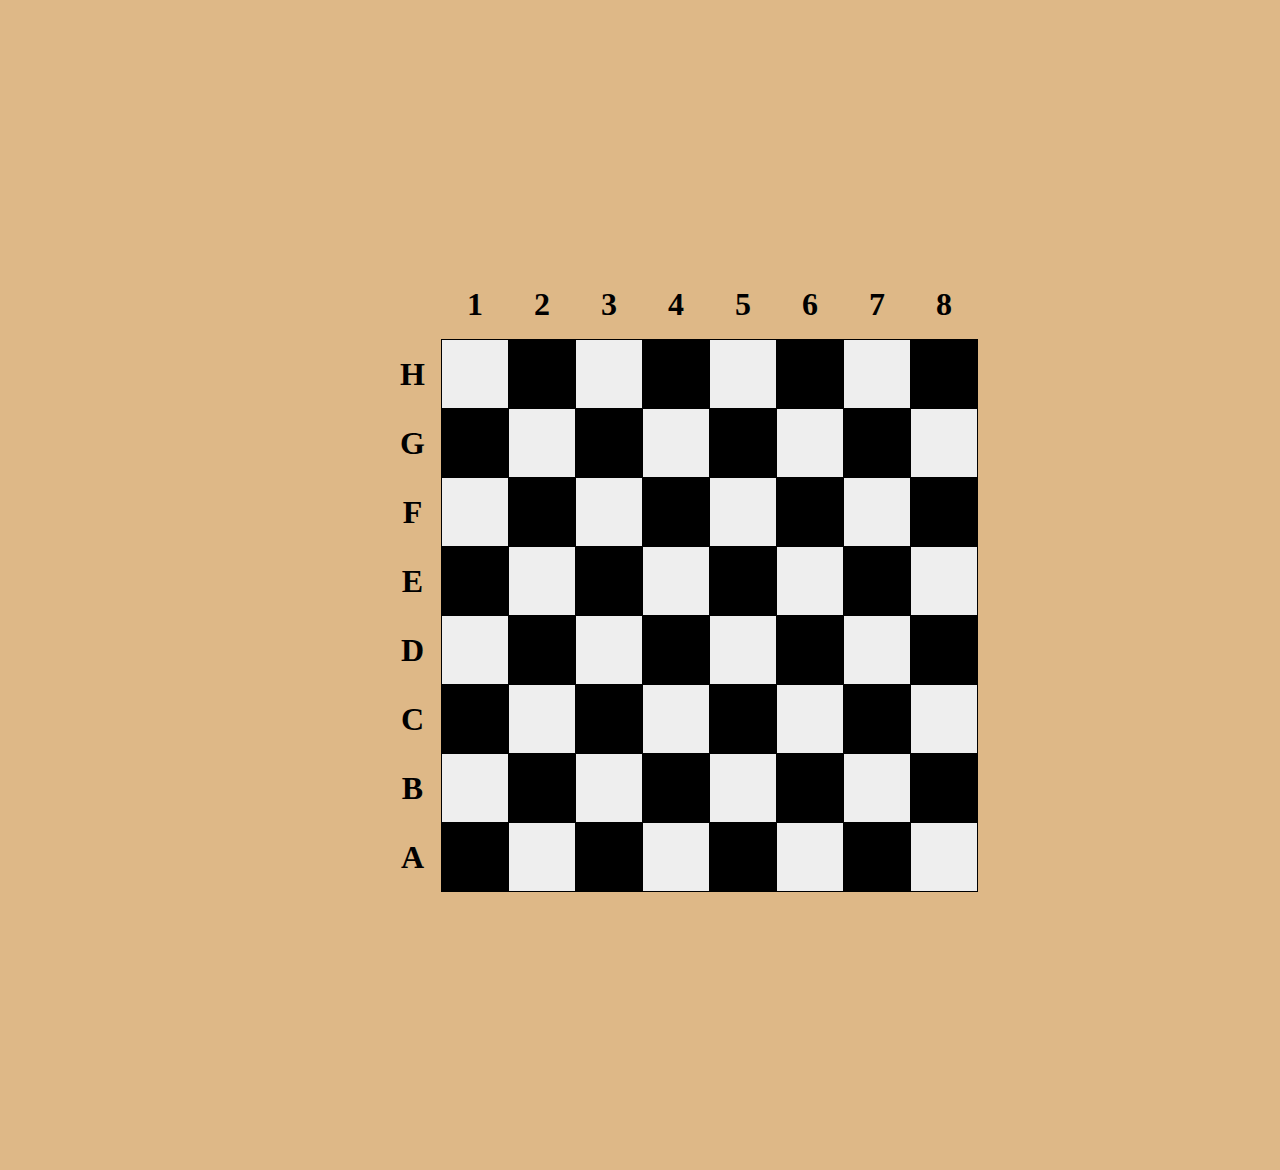
<file: chess.html>
<!DOCTYPE html>
<html lang="en">
<head>
     <meta charset="UTF-8">
     <meta name="viewport" content="width=device-width, initial-scale=1.0">
     <title>chess</title>
     <style>
          body{
               background:burlywood;
          }
           .board{
               position: absolute;
               top: 30%;
               left: 30%;
               width: 100%;
               height: 100%;
               font-size:xx-large;
               background-attachment: fixed;          
           }
           .chess-board:hover
           {color:aqua;
            text-shadow: 0 0 25px rgb(241, 93, 40);
            transform: scale(1.01);
           }
           .chess-board
            { border-spacing: 0; border-collapse: collapse; }
            .chess-board th
             { padding: .5em; }
            .chess-board td
             { border: 1px solid; width: 2em; height: 2em; }
            .chess-board .white
             { background: #eee; }
            .chess-board .black
             { background: #000; }
             
     </style>
</head>
<body>
     <div class="board">
          <table class="chess-board"> 
               <tbody>
               <tr>
                    <th></th>
                    <th>1</th>
                    <th>2</th>
                    <th>3</th>
                    <th>4</th>
                    <th>5</th>
                    <th>6</th>
                    <th>7</th>
                    <th>8</th>
               </tr>
               <tr>
                    <th>H</th>
                    <td  class="white"> 
                          </td>
                    <td  class="black"> 
                          </td>
                    <td  class="white"> 
                          </td>
                    <td  class="black"> 
                          </td>
                    <td  class="white"> 
                          </td>
                    <td  class="black"> 
                          </td>
                    <td  class="white">  
                          </td>
                    <td  class="black"> 
                          </td>
               <tr>
                    <th>G</th>
                    <td  class="black"> 
                          </td>
                    <td  class="white"> 
                          </td>
                    <td  class="black"> 
                          </td>
                    <td  class="white"> 
                          </td>
                    <td  class="black"> 
                          </td>
                    <td  class="white"> 
                          </td>
                    <td  class="black"> 
                          </td>
                    <td  class="white"> 
                         </td>
               </tr>
               <tr>
                    <th>F</th>
                    <td  class="white"> 
                          </td>
                    <td  class="black"> 
                          </td>
                    <td  class="white"> 
                          </td>
                    <td  class="black"> 
                          </td>
                    <td  class="white"> 
                          </td>
                    <td  class="black"> 
                          </td>
                    <td  class="white">  
                          </td>
                    <td  class="black"> 
                          </td>
               <tr>
                    <TH>E</TH>
                    <td  class="black"> 
                          </td>
                    <td  class="white"> 
                          </td>
                    <td  class="black"> 
                          </td>
                    <td  class="white"> 
                          </td>
                    <td  class="black"> 
                          </td>
                    <td  class="white"> 
                          </td>
                    <td  class="black"> 
                          </td>
                    <td  class="white"> 
                         </td>
               </tr>
               <tr>
                    <TH>D</TH>
                    <td  class="white"> 
                          </td>
                    <td  class="black"> 
                          </td>
                    <td  class="white"> 
                          </td>
                    <td  class="black"> 
                          </td>
                    <td  class="white"> 
                          </td>
                    <td  class="black"> 
                          </td>
                    <td  class="white"> 
                          </td>
                    <td  class="black"> 
                          </td>
               <tr>
                    <TH>C</TH>
                    <td  class="black"> 
                          </td>
                    <td  class="white"> 
                          </td>
                    <td  class="black"> 
                          </td>
                    <td  class="white"> 
                          </td>
                    <td  class="black"> 
                          </td>
                    <td  class="white"> 
                          </td>
                    <td  class="black"> 
                          </td>     
                    <td  class="white"> 
                    </td>
               </tr>
               <tr>
                    <TH>B</TH>
                    <td  class="white"> 
                          </td>
                    <td  class="black"> 
                          </td>
                    <td  class="white"> 
                          </td>
                    <td  class="black"> 
                          </td>
                    <td  class="white"> 
                          </td>
                    <td  class="black"> 
                          </td>
                    <td  class="white"> 
                          </td>
                    <td  class="black"> 
                          </td>
               </tr>
               <tr>
                    <TH>A</TH>
                    <td  class="black"> 
                          </td>
                    <td  class="white"> 
                          </td>
                    <td  class="black"> 
                          </td>
                    <td  class="white"> 
                          </td>
                    <td  class="black"> 
                          </td>
                    <td  class="white"> 
                          </td>
                    <td  class="black"> 
                          </td>
                    <td  class="white"> 
                         </td>
               </tr>
          
               
     </tbody>
     </table>
     </div>
     
</body>
</html>
</file>
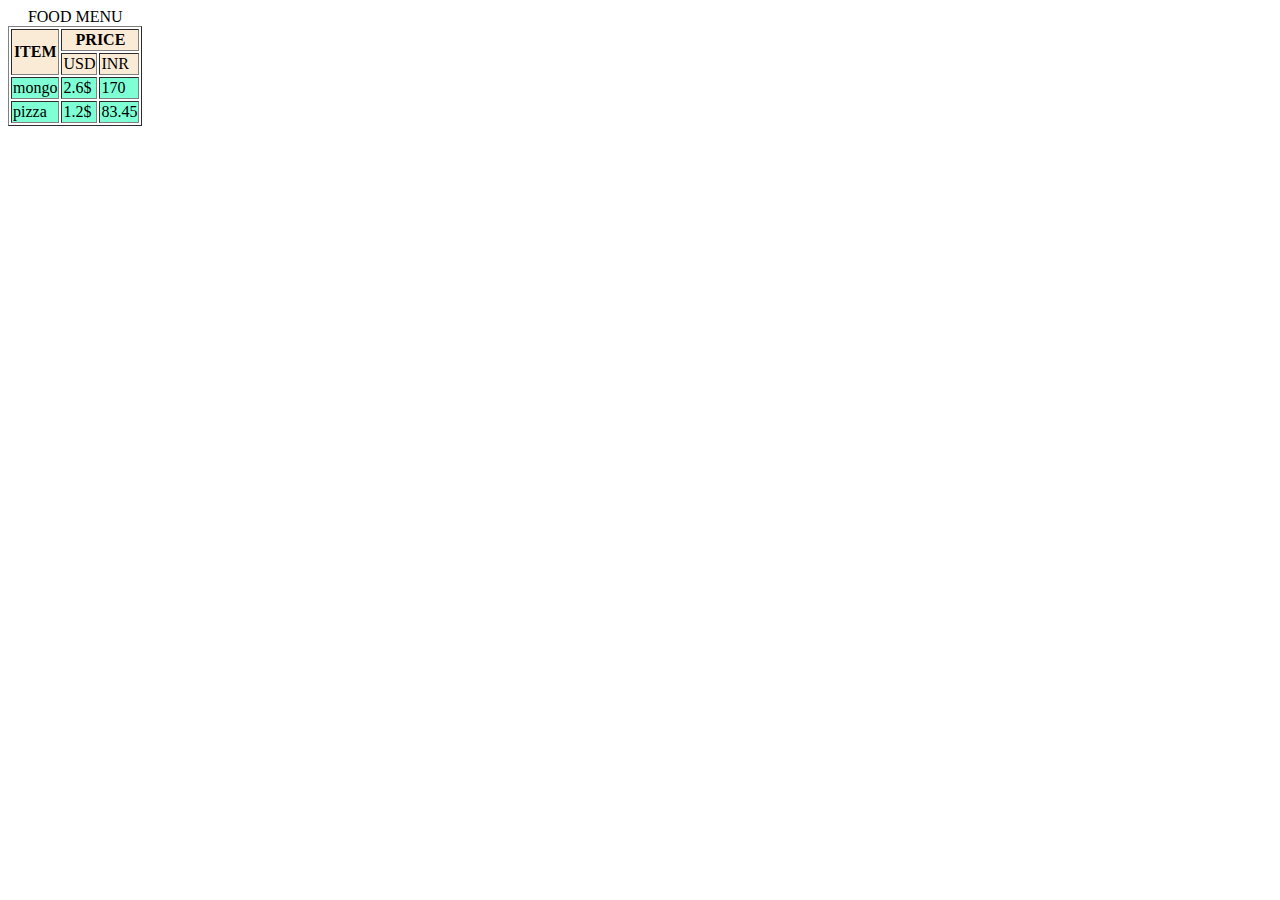
<file: list.html>
<!DOCTYPE html>
<html lang="en">
<head>
     <meta charset="UTF-8">
     <meta name="viewport" content="width=device-width, initial-scale=1.0">
     <link rel="icon" href="https://imgs.search.brave.com/-4mnFZ6MZBmqbENsw_twjD7O_o5x8nAjFGzy9iIq7Uo/rs:fit:32:32:1:0/g:ce/aHR0cDovL2Zhdmlj/b25zLnNlYXJjaC5i/cmF2ZS5jb20vaWNv/bnMvMzNkYjE2ZDZi/NDQzNjE0ZDQ2MTE1/NGFlYjc4MDNhNjVm/Mzc1ZTg3MGM3YWVi/NTJkMDg2N2ViNjIz/ODgyMjdkNi93d3cu/cG9rZW1vbi5jb20v">
     <title>pokemone.info</title>

     <!-- <style>
          ul{
               color:brown;  
          }
          ol{
               color: black;
          }
          dt{
               color: black;
          }
          img{
               animation:reverse;
          }
          pre{
               text-align:start;
               text-decoration:double;
          }
          .image-container {
    width: 600px;
    height: 160px;
    overflow:visible ;
}

     .image-container{
     background-color: aqua;
     border:black;
    }
    


.image-container img {
    width: 90%;
    height: 100%;
    object-fit:cover;
}
</style> -->

</head>
<body>
     <!-- <span><dl><b><h3>pokimone!</h3></b></dl></span>
     <span><dt><u>what is pokimone?</u></dt></span>
     <pre><dt><b>pokimone</b><i> is a Japanese media franchise that includes video games, animated series, films, 
     a trading card game, and other related media.
     It takes place in a shared universe where humans coexist with creatures called Pokémon,
     which are endowed with special powers.
     The franchise originated as a pair of role-playing games developed by Game Freak, created by Satoshi Tajiri, 
     and was first released on the Game Boy in 1996. 
     Pokémon quickly became a global phenomenon, inspiring a cartoon series, movies, books, a toy line, sequels, 
     spin-offs, and a popular trading card game.</i></dt></pre>
     <div class="image-container">
          <img src="path/to/image.jpg" alt="pokemon-Info-img">
      </div>
     <ul>
          <li><b>Roaring Moon</b></li>
     <ol>
          <li>Height-6.07</li>
          <li>Whight-837.8</li>        
          <li>Abilities:-Protosynthesis</li>
          <img src="https://www.pokemon.com/static-assets/content-assets/cms2/img/pokedex/detail/1005.png" alt="Roaring Moon">
          <hr>
     </ol>
     </ul>
     <ul>
          <li><b>Charizard</b></li>
     <ol>
          <li>Height-5.01</li>
          <li>Whight-99.2<sup>(LBS)</sup></li>        
          <li>Abilities:-flying-fire </li>
          <img src="https://www.pokemon.com/static-assets/content-assets/cms2/img/pokedex/full/006.png" alt="Charizard img" height="210" >
          <hr>
     </ol>
     </ul>
     <ul>
          <li><b>Meowth</b></li>
     <ol>
          <li>Height-1.9</li>
          <li>Whight-9.2</li>        
          <li>Abilities:- Pickup-Technician</li>
          <img src="https://www.pokemon.com/static-assets/content-assets/cms2/img/pokedex/detail/052.png" alt="Meowth img" height="210">
          <hr>
     </ol>
     </ul>
     <ul>
          <li><b>Kadabra</b></li>
     <ol>
          <li>Height-4.03</li>
          <li>Whight-124.6</li>        
          <li>Abilities-inneer focus,synchronize</li>
          <img src="https://www.pokemon.com/static-assets/content-assets/cms2/img/pokedex/full/065.png" alt="Kadabra img" height="210">
          <hr>
     </ol>
     </ul>
     <ul>
          <li><b>Genger</b></li>
     <ol>
          <li>Height-1.04</li>
          <li>Whight-13.2</li>        
          <li>Abilities-Static</li>
          <img src="https://www.pokemon.com/static-assets/content-assets/cms2/img/pokedex/full/094.png" alt="Genger" height="210">
          <hr>
     </ol>
     </ul>
     <ul>
          <li><b>Gastly</b></li>
     <ol>
          <li>Height-4.04</li>
          <li>Whight-0.2</li>        
          <li>Abilities-Levitate</li>
          <img src="https://www.pokemon.com/static-assets/content-assets/cms2/img/pokedex/detail/092.png" alt="Gastly" height="210">
          <hr>
     </ol>
     </ul>
     <ul>
          <li><b>Mewtwo</b></li>
     <ol>
          <li>Height-6.04</li>
          <li>Whight-269.2</li>        
          <li>Abilities-Pressure</li>
          <img src="https://www.pokemon.com/static-assets/content-assets/cms2/img/pokedex/full/150.png" alt="Mewtwo" height="210">
          <hr>
     </ol>
     </ul>
     <ul>
          <li><b>Pikachu</b></li>
     <ol>
          <li>Height-1.04</li>
          <li>Whight-13.2</li>        
          <li>Abilities-Static</li>
          <img src="https://www.pokemon.com/static-assets/content-assets/cms2/img/pokedex/detail/025.png" alt="Pikachu img" height="210">
          <hr>
     </ol>
     </ul>
     <ul>
          <li><b>Chien-pao</b></li>
     <ol>
          <li>Height-6.04</li>
          <li>Whight-335.5</li>        
          <li>Abilities-sword of ruin</li>
          <img src="https://www.pokemon.com/static-assets/content-assets/cms2/img/pokedex/detail/1002.png" alt="Chien-pao" height="210">
          <hr>
     </ol>
     </ul>
     <ul>
          <li><b>Arceus</b></li>
     <ol>
          <li>Height-10.04</li>
          <li>Whight-705.5</li>        
          <li>Abilities-Multitype</li>
         <img src="https://www.pokemon.com/static-assets/content-assets/cms2/img/pokedex/detail/493.png" alt="Arceus" height="210">
          <hr> -->
     <!-- </ol>
     </ul> -->

     <!-- food menu table -->

<div>     
    <span>
     <table border="black">
     <caption>FOOD MENU</caption>
     <thead style="background-color: antiquewhite;">
          <tr>
          <th rowspan="2">ITEM</th>
          <th colspan="2">PRICE</th>
          </tr>
           <tr>
               <td>USD</td>
               <td>INR</td>
          </tr>
     </thead>
     <tbody style="background-color: aquamarine;">
         
          <tr>
                <td>mongo</td>
               <td>2.6&dollar;</td>
               <td>170</td>
          </tr>
          <tr>
               <td>pizza</td>  
               <td>1.2&dollar;</td>
               <td>83.45</td>
          </tr>
     </tbody>
</table>
</span>
</div>
</body>
</html>
</file>
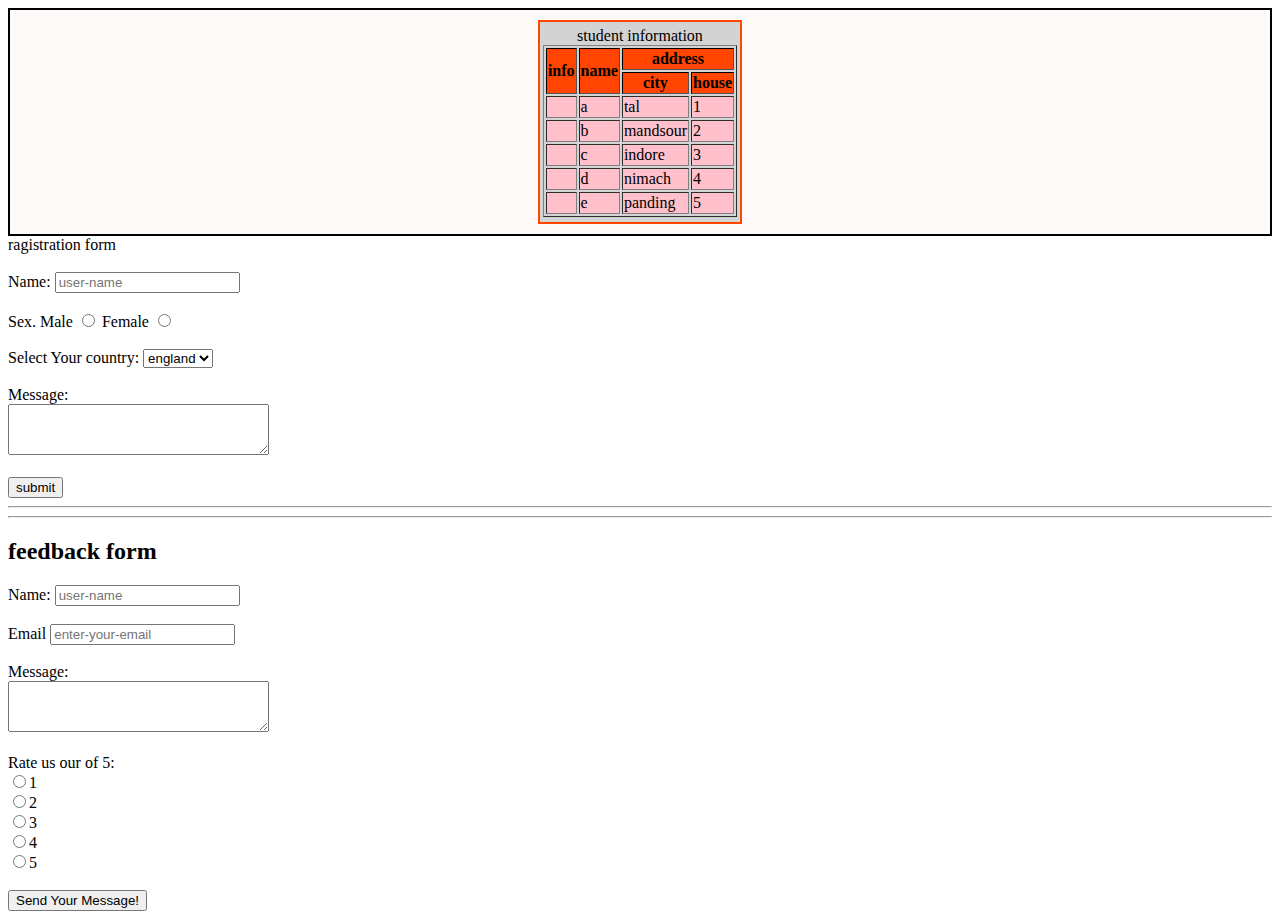
<file: practice-question.html>
<!DOCTYPE html>
<html lang="en">
<head>
     <meta charset="UTF-8">
     <meta name="viewport" content="width=device-width, initial-scale=1.0">
     <title>Document</title>
     <style>
          .outer-box{
               width:auto;
               height:max-content;
               border:  2px solid black;
               padding: 10px;
               display: flex;
               justify-content:center;
               align-items:center;
               background-color:snow;
          }
          .inner-box{
               width: 200px;height: 200px;
               border:2px solid orangered;
               display: flex;
               justify-content:center;
               align-items:center;
               background-color: lightgray;

          }
          .head{
               background-color: orangered;
               border: black;
          }
          .body{
               background-color:pink ;
          }
     </style>
</head>
<body>
     <div class="outer-box">
     <div class="inner-box">
     <table border="black">
          <caption>student information</caption>
          <thead class="head">
               <tr>
               <th rowspan="8">info</th>
               <th colspan="1" rowspan="2">name</th>
               <th rowspan="1" colspan="2" >address</th>
          </tr>
          <tr>
               <th>city</th>
               <th>house</th>
          </tr>
          </thead> 
         <tbody class="body">
          
          <tr>
               <td> </td>
               <td>a</td>
               <td>tal</td>
               <td>1</td>
          </tr>
          <tr>
               <td> </td>
               <td>b</td>
               <td>mandsour</td>
               <td>2</td>
          </tr>
          <tr>
               <td> </td>
               <td>c</td>
               <td>indore</td>
               <td>3</td>
          </tr>
          <tr>
               <td> </td>
               <td>d</td>
               <td>nimach</td>
               <td>4</td>
          </tr>
          <tr>
               <td> </td>
               <td>e</td>
               <td>panding</td>
               <td>5</td>
          </tr>
         </tbody>   
     </table>
</div>
</div>
<div>
     <form action="form.html">
          <caption>ragistration form</caption><br><br>
          <label for="name">Name:</label>
          <input type="text" name="name" placeholder="user-name">
          <br> <br>
          <label for="sex" >Sex.</label>
          <label for="sex">Male</label>
          <input type="radio" name="sex" value="male">
          <label for="sex">Female</label>
          <input type="radio" name="sex" value="Female">
          <br><br>
          <label for="country">Select Your country:</label>
          <select name="country" id="country">
               <option value="india">india</option>
               <option value="japan">japan</option>
               <option value="england" selected>england</option>
               <option value="dubai">dubai</option>
          </select>
          <br><br>
          <label for="">Message:</label><br>
          <textarea name="Message" rows="3" cols="30">
          </textarea>
          <br><br>
          
          <button>submit</button>
     </form>
     <hr><hr>
     <form action="gymhomepage.html">
          <h2>feedback form</h2>
          <label for="name">Name:</label>
          <input type="text" placeholder="user-name">
          <br> <br>
          <label for="email">Email</label>
          <input type="email" name="email" id="email" placeholder="enter-your-email">
          <br><br>
          <label for="">Message:</label><br>
          <textarea rows="3" cols="30">
          
          </textarea><br><br>
          <label for="rate">Rate us our of 5:</label><br>
          <input type="radio" name="rate" value="1">1<br>
          <input type="radio"name="rate" value="2">2<br>
          <input type="radio"name="rate" value="3">3<br>
          <input type="radio"name="rate" value="4">4<br>
          <input type="radio"name="rate" value="5">5<br>
          <br>
          <button>Send Your Message!</button>
          
     </form>
</div>

</body>
</html>
</file>
